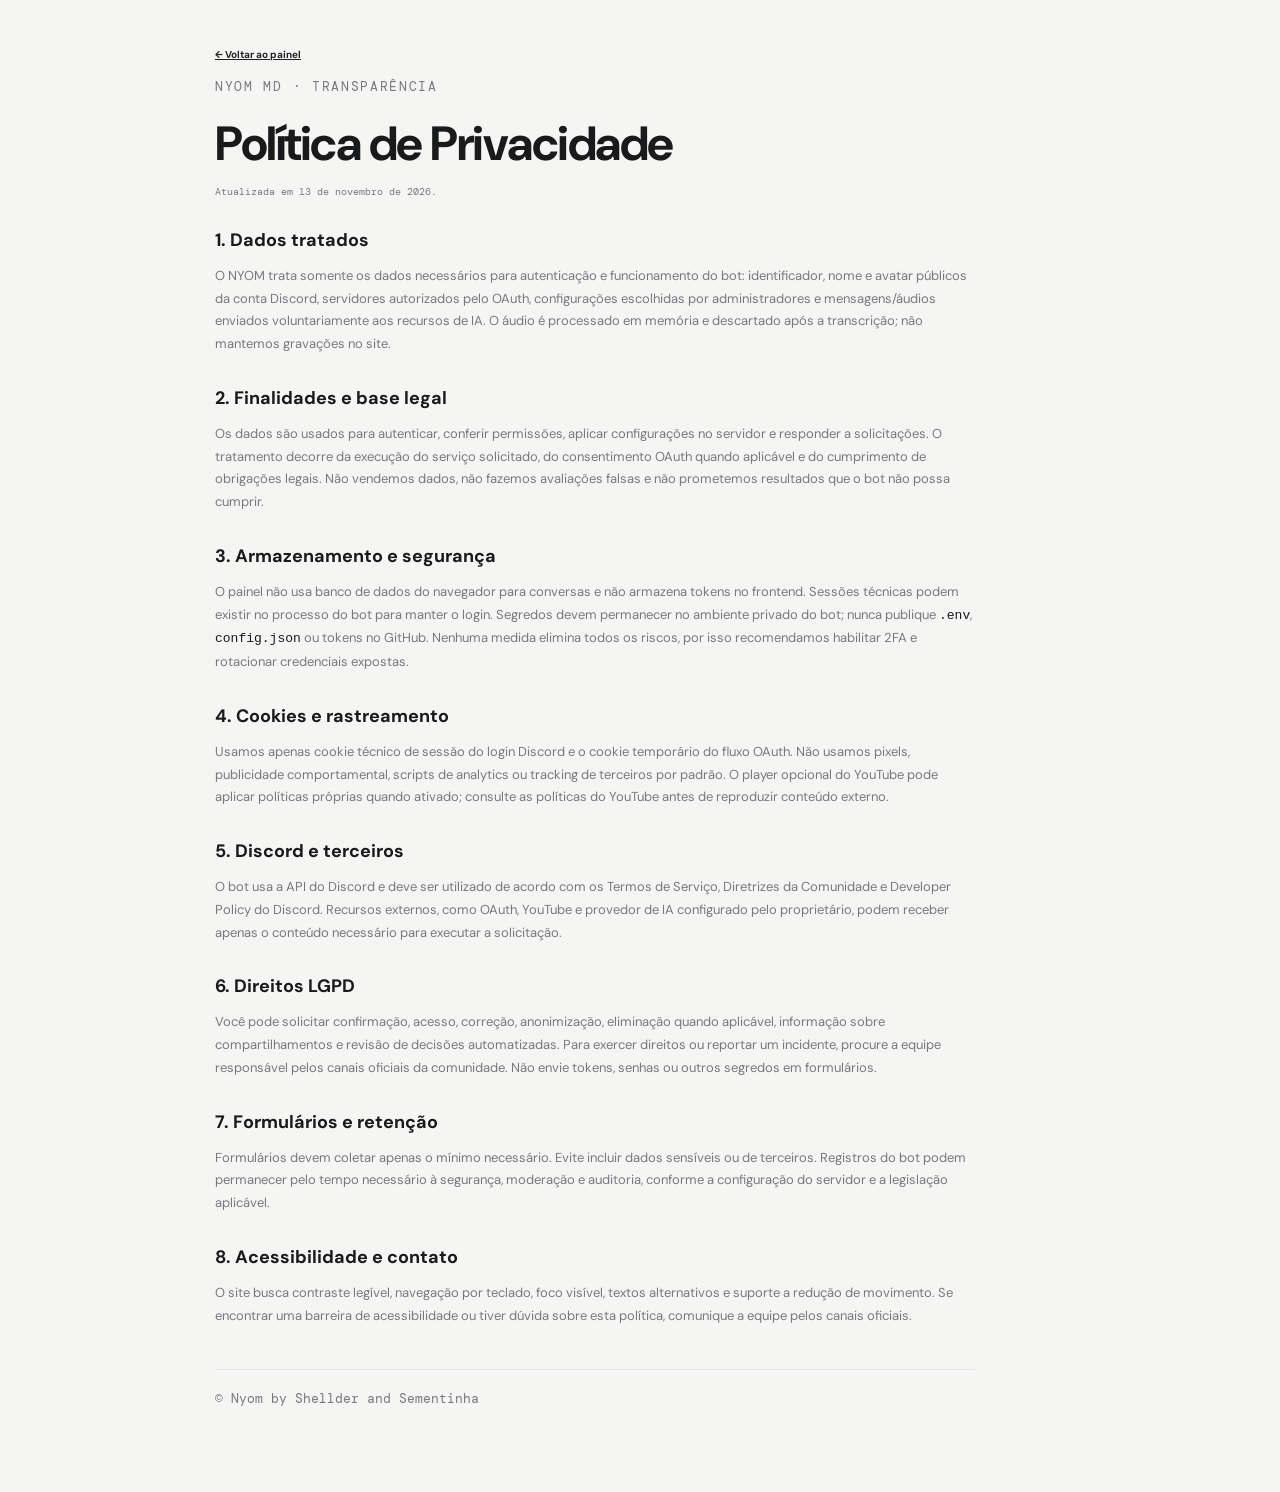
<file: privacy.html>
<!doctype html>
<html lang="pt-BR"><head><meta charset="utf-8"><meta name="viewport" content="width=device-width,initial-scale=1"><meta name="description" content="Política de Privacidade do NYOM MD"><title>NYOM MD — Política de Privacidade</title><link rel="stylesheet" href="/styles.css"></head><body><main class="legal-page"><a class="text-link" href="/">← Voltar ao painel</a><p class="eyebrow">NYOM MD · TRANSPARÊNCIA</p><h1>Política de Privacidade</h1><p class="legal-updated">Atualizada em 13 de novembro de 2026.</p><h2>1. Dados tratados</h2><p>O NYOM trata somente os dados necessários para autenticação e funcionamento do bot: identificador, nome e avatar públicos da conta Discord, servidores autorizados pelo OAuth, configurações escolhidas por administradores e mensagens/áudios enviados voluntariamente aos recursos de IA. O áudio é processado em memória e descartado após a transcrição; não mantemos gravações no site.</p><h2>2. Finalidades e base legal</h2><p>Os dados são usados para autenticar, conferir permissões, aplicar configurações no servidor e responder a solicitações. O tratamento decorre da execução do serviço solicitado, do consentimento OAuth quando aplicável e do cumprimento de obrigações legais. Não vendemos dados, não fazemos avaliações falsas e não prometemos resultados que o bot não possa cumprir.</p><h2>3. Armazenamento e segurança</h2><p>O painel não usa banco de dados do navegador para conversas e não armazena tokens no frontend. Sessões técnicas podem existir no processo do bot para manter o login. Segredos devem permanecer no ambiente privado do bot; nunca publique <code>.env</code>, <code>config.json</code> ou tokens no GitHub. Nenhuma medida elimina todos os riscos, por isso recomendamos habilitar 2FA e rotacionar credenciais expostas.</p><h2>4. Cookies e rastreamento</h2><p>Usamos apenas cookie técnico de sessão do login Discord e o cookie temporário do fluxo OAuth. Não usamos pixels, publicidade comportamental, scripts de analytics ou tracking de terceiros por padrão. O player opcional do YouTube pode aplicar políticas próprias quando ativado; consulte as políticas do YouTube antes de reproduzir conteúdo externo.</p><h2>5. Discord e terceiros</h2><p>O bot usa a API do Discord e deve ser utilizado de acordo com os Termos de Serviço, Diretrizes da Comunidade e Developer Policy do Discord. Recursos externos, como OAuth, YouTube e provedor de IA configurado pelo proprietário, podem receber apenas o conteúdo necessário para executar a solicitação.</p><h2>6. Direitos LGPD</h2><p>Você pode solicitar confirmação, acesso, correção, anonimização, eliminação quando aplicável, informação sobre compartilhamentos e revisão de decisões automatizadas. Para exercer direitos ou reportar um incidente, procure a equipe responsável pelos canais oficiais da comunidade. Não envie tokens, senhas ou outros segredos em formulários.</p><h2>7. Formulários e retenção</h2><p>Formulários devem coletar apenas o mínimo necessário. Evite incluir dados sensíveis ou de terceiros. Registros do bot podem permanecer pelo tempo necessário à segurança, moderação e auditoria, conforme a configuração do servidor e a legislação aplicável.</p><h2>8. Acessibilidade e contato</h2><p>O site busca contraste legível, navegação por teclado, foco visível, textos alternativos e suporte a redução de movimento. Se encontrar uma barreira de acessibilidade ou tiver dúvida sobre esta política, comunique a equipe pelos canais oficiais.</p><p class="legal-footer">© Nyom by Shellder and Sementinha</p></main></body></html>
</file>
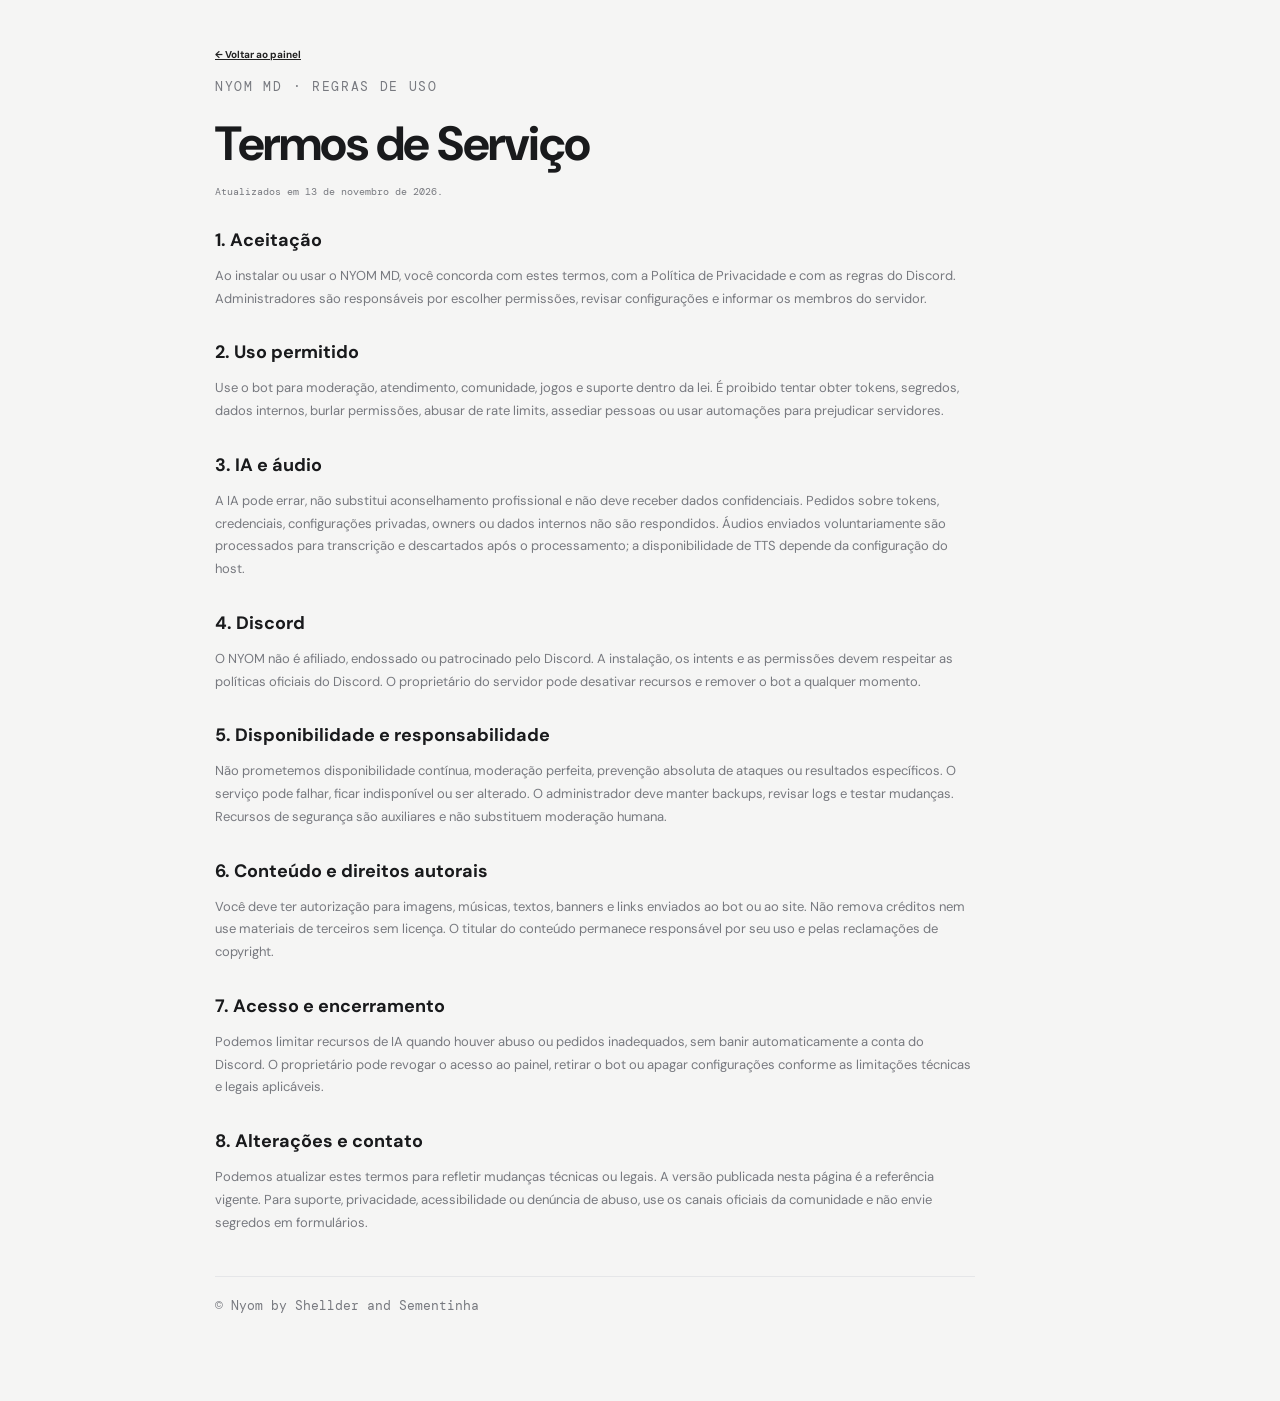
<file: terms.html>
<!doctype html>
<html lang="pt-BR"><head><meta charset="utf-8"><meta name="viewport" content="width=device-width,initial-scale=1"><meta name="description" content="Termos de Serviço do NYOM MD"><title>NYOM MD — Termos de Serviço</title><link rel="stylesheet" href="/styles.css"></head><body><main class="legal-page"><a class="text-link" href="/">← Voltar ao painel</a><p class="eyebrow">NYOM MD · REGRAS DE USO</p><h1>Termos de Serviço</h1><p class="legal-updated">Atualizados em 13 de novembro de 2026.</p><h2>1. Aceitação</h2><p>Ao instalar ou usar o NYOM MD, você concorda com estes termos, com a Política de Privacidade e com as regras do Discord. Administradores são responsáveis por escolher permissões, revisar configurações e informar os membros do servidor.</p><h2>2. Uso permitido</h2><p>Use o bot para moderação, atendimento, comunidade, jogos e suporte dentro da lei. É proibido tentar obter tokens, segredos, dados internos, burlar permissões, abusar de rate limits, assediar pessoas ou usar automações para prejudicar servidores.</p><h2>3. IA e áudio</h2><p>A IA pode errar, não substitui aconselhamento profissional e não deve receber dados confidenciais. Pedidos sobre tokens, credenciais, configurações privadas, owners ou dados internos não são respondidos. Áudios enviados voluntariamente são processados para transcrição e descartados após o processamento; a disponibilidade de TTS depende da configuração do host.</p><h2>4. Discord</h2><p>O NYOM não é afiliado, endossado ou patrocinado pelo Discord. A instalação, os intents e as permissões devem respeitar as políticas oficiais do Discord. O proprietário do servidor pode desativar recursos e remover o bot a qualquer momento.</p><h2>5. Disponibilidade e responsabilidade</h2><p>Não prometemos disponibilidade contínua, moderação perfeita, prevenção absoluta de ataques ou resultados específicos. O serviço pode falhar, ficar indisponível ou ser alterado. O administrador deve manter backups, revisar logs e testar mudanças. Recursos de segurança são auxiliares e não substituem moderação humana.</p><h2>6. Conteúdo e direitos autorais</h2><p>Você deve ter autorização para imagens, músicas, textos, banners e links enviados ao bot ou ao site. Não remova créditos nem use materiais de terceiros sem licença. O titular do conteúdo permanece responsável por seu uso e pelas reclamações de copyright.</p><h2>7. Acesso e encerramento</h2><p>Podemos limitar recursos de IA quando houver abuso ou pedidos inadequados, sem banir automaticamente a conta do Discord. O proprietário pode revogar o acesso ao painel, retirar o bot ou apagar configurações conforme as limitações técnicas e legais aplicáveis.</p><h2>8. Alterações e contato</h2><p>Podemos atualizar estes termos para refletir mudanças técnicas ou legais. A versão publicada nesta página é a referência vigente. Para suporte, privacidade, acessibilidade ou denúncia de abuso, use os canais oficiais da comunidade e não envie segredos em formulários.</p><p class="legal-footer">© Nyom by Shellder and Sementinha</p></main></body></html>
</file>
<file: styles.css>
@import url('https://fonts.googleapis.com/css2?family=DM+Mono:wght@400;500&family=DM+Sans:wght@400;500;600;700;800&display=swap');
:root{font-family:'DM Sans',Inter,system-ui,sans-serif;color:#191a1c;background:#f5f5f4;font-synthesis:none;text-rendering:optimizeLegibility;--ink:#111214;--muted:#82848a;--line:#e8e8e6;--paper:#fff;--soft:#f5f5f4;--lime:#8d7bff;--green:#65b982}*{box-sizing:border-box}body{margin:0;min-width:340px}button,a{font:inherit}button{cursor:pointer}.app-shell{min-height:100vh}.sidebar{position:fixed;inset:0 auto 0 0;width:254px;background:#111214;color:white;padding:25px 15px 14px;display:flex;flex-direction:column;z-index:5}.brand{display:flex;align-items:center;gap:11px;padding:0 10px 35px;text-decoration:none;color:white}.brand-mark{width:38px;height:38px;background:#f4f4f3;color:#111214;border-radius:12px;display:grid;place-items:center;font-size:24px;font-weight:800;letter-spacing:-3px;padding-right:3px}.brand strong{display:block;font-size:16px;letter-spacing:.035em}.brand-md{color:#999}.brand small{display:block;color:#797a7e;font:9px 'DM Mono',monospace;letter-spacing:.16em;margin-top:3px}.side-label{font:9px 'DM Mono',monospace;letter-spacing:.12em;color:#686a70;padding:0 11px 11px}.guild-picker{height:62px;width:100%;background:#1b1c1f;border:1px solid #292a2e;border-radius:10px;display:flex;align-items:center;text-align:left;color:white;padding:9px;gap:10px}.guild-icon{width:34px;height:34px;border-radius:10px;background:#292a2e;color:#d9d9d7;display:grid;place-items:center;font-weight:700}.guild-icon img{width:100%;height:100%;border-radius:10px;object-fit:cover}.guild-picker-copy{min-width:0;flex:1}.guild-picker-copy small,.guild-picker-copy strong{display:block;white-space:nowrap;overflow:hidden;text-overflow:ellipsis}.guild-picker-copy small{color:#797b81;font:8px 'DM Mono',monospace;letter-spacing:.09em;margin-bottom:3px}.guild-picker-copy strong{font-size:12px}.chevron{color:#888}.nav-list{padding-top:28px}.nav-list .side-label{padding-bottom:8px}.nav-item{height:42px;width:100%;display:flex;align-items:center;gap:11px;padding:0 12px;border:0;background:transparent;color:#9c9da2;border-radius:8px;text-align:left;font-size:12px;margin:2px 0;transition:.18s}.nav-item:hover{color:white;background:#1d1e21}.nav-item.active{color:white;background:#242528}.nav-icon{width:17px;font-size:16px;text-align:center;color:#aeb0b5}.nav-item.active .nav-icon{color:var(--lime)}.nav-pill{margin-left:auto;font:8px 'DM Mono',monospace;color:#82848a;border:1px solid #37383b;border-radius:4px;padding:3px 5px}.nav-pill.live{font-size:7px;color:var(--lime);border-color:#46503b}.side-label-lower{padding-top:29px}.sidebar-bottom{margin-top:auto}.bot-status{height:54px;border:1px solid #292a2e;border-radius:9px;display:flex;align-items:center;padding:0 10px;gap:9px;margin:0 1px 13px}.status-dot{width:7px;height:7px;background:#5fc98a;border-radius:50%;box-shadow:0 0 10px #5fc98a66}.bot-status strong,.bot-status small,.account-copy strong,.account-copy small{display:block}.bot-status strong{font-size:10px}.bot-status small{font-size:9px;color:#777;margin-top:2px}.status-live{margin-left:auto;font:8px 'DM Mono',monospace;color:#76cf92}.account-row{width:100%;display:flex;align-items:center;text-align:left;color:white;background:none;border:0;padding:10px 3px 3px;gap:9px}.avatar{width:31px;height:31px;border-radius:50%;background:#34353a;display:grid;place-items:center;font-weight:700;font-size:11px}.avatar img{width:100%;height:100%;object-fit:cover;border-radius:50%}.account-copy{min-width:0;flex:1}.account-copy strong{font-size:10px;white-space:nowrap;overflow:hidden;text-overflow:ellipsis}.account-copy small{font-size:9px;color:#76787e;margin-top:3px}.account-menu{letter-spacing:2px;color:#888}.main-area{margin-left:254px;min-height:100vh;display:flex;flex-direction:column}.topbar{height:68px;border-bottom:1px solid var(--line);background:#fafaf9;display:flex;align-items:center;padding:0 40px;justify-content:space-between;position:sticky;top:0;z-index:3}.breadcrumbs{font-size:11px;color:#9a9b9e;display:flex;align-items:center;gap:10px}.breadcrumbs strong{color:#28292c;font-weight:600}.crumb-sep{color:#c5c5c4}.top-actions{display:flex;align-items:center;gap:17px}.secure-note{font:8px 'DM Mono',monospace;color:#8b8c90;letter-spacing:.07em}.secure-note span{font-size:8px;color:#67b985;margin-right:5px}.icon-button{width:25px;height:25px;border:1px solid #e1e1de;background:white;color:#777;border-radius:50%;font-size:11px}.login-button{border:0;background:#111214;color:#fff;text-decoration:none;border-radius:7px;padding:9px 13px;font-size:10px;font-weight:600}.discord-symbol{font-size:13px;margin-right:5px}.profile-button{border:1px solid var(--line);background:white;border-radius:7px;padding:8px 13px;font-size:10px;color:#555}.content{width:min(1120px,100%);margin:0 auto;padding:43px 52px 36px;flex:1}.footer{display:flex;justify-content:space-between;color:#9b9c9e;font:9px 'DM Mono',monospace;padding:18px 52px;border-top:1px solid var(--line)}.footer i{font-style:normal;color:#c1c1bf;padding:0 6px}.footer b{font-size:13px;font-weight:400}.eyebrow{font:9px 'DM Mono',monospace;letter-spacing:.13em;color:#929398}.page-header{display:flex;align-items:flex-end;justify-content:space-between;margin-bottom:29px}.page-header h1{font-size:31px;letter-spacing:-1.4px;margin:8px 0 7px;line-height:1.1}.page-header p{color:#77797d;font-size:12px;margin:0;max-width:560px;line-height:1.6}.server-badge{border:1px solid var(--line);background:white;border-radius:7px;padding:8px 11px;font-size:10px;color:#65666a;display:flex;align-items:center;gap:7px}.server-badge span{color:#60a978}.welcome-band{background:#111214;color:white;border-radius:12px;min-height:184px;padding:25px 28px;display:flex;align-items:center;justify-content:space-between;position:relative;overflow:hidden}.welcome-band:after{content:'N';position:absolute;font-weight:800;font-size:250px;line-height:.8;right:33px;top:0;color:#ffffff06;letter-spacing:-.12em}.welcome-copy{position:relative;z-index:1;max-width:600px}.welcome-copy .eyebrow{color:#aeb0b5}.welcome-copy h2{font-size:23px;letter-spacing:-.7px;margin:12px 0 8px}.welcome-copy p{font-size:11px;line-height:1.7;color:#b6b7bb;max-width:470px;margin:0}.welcome-stats{position:relative;z-index:1;border-left:1px solid #ffffff25;padding-left:27px;margin-right:20px}.welcome-stats small{display:block;color:#95979c;font:8px 'DM Mono',monospace;letter-spacing:.1em}.welcome-stats strong{display:block;font-size:26px;margin:7px 0 3px}.welcome-stats span{font-size:9px;color:#aeb0b5}.section-heading{display:flex;justify-content:space-between;align-items:center;margin:30px 0 13px}.section-heading h3{font-size:13px;margin:0;letter-spacing:-.2px}.section-heading span{font:8px 'DM Mono',monospace;color:#939498;letter-spacing:.08em}.module-grid{display:grid;grid-template-columns:repeat(3,minmax(0,1fr));gap:12px}.module-card{background:white;border:1px solid #ececea;border-radius:10px;padding:16px;min-height:150px;display:flex;flex-direction:column;transition:transform .18s,border-color .18s}.module-card:hover{transform:translateY(-2px);border-color:#c9c9c6}.module-top{display:flex;justify-content:space-between;align-items:center}.module-icon{width:31px;height:31px;border-radius:8px;background:#f4f4f2;display:grid;place-items:center;font-size:16px}.module-state{font:8px 'DM Mono',monospace;color:#8b8d91}.module-card h4{font-size:12px;margin:12px 0 5px}.module-card p{font-size:10px;color:#838489;line-height:1.5;margin:0 0 12px}.card-link{border:0;background:none;padding:0;color:#26272a;font-size:9px;font-weight:700;text-align:left;margin-top:auto}.card-link span{margin-left:4px}.quick-note{display:flex;gap:12px;border:1px solid var(--line);border-radius:9px;background:#fafaf9;padding:14px 16px;margin-top:17px}.quick-note strong{font-size:10px;display:block;margin-bottom:4px}.quick-note p{font-size:9px;color:#838489;margin:0;line-height:1.5}.note-icon{color:#73757a;font-size:15px}.select-server{margin-top:20px}.server-list{display:grid;grid-template-columns:repeat(2,minmax(0,1fr));gap:10px}.server-card{background:white;border:1px solid var(--line);border-radius:9px;padding:13px;display:flex;align-items:center;gap:10px;text-align:left;width:100%}.server-card:hover{border-color:#999}.server-card .guild-icon{background:#ececea;color:#555}.server-copy{min-width:0;flex:1}.server-copy strong{font-size:11px;display:block;white-space:nowrap;overflow:hidden;text-overflow:ellipsis}.server-copy small{font-size:9px;color:#8e8f92;display:block;margin-top:3px}.server-arrow{color:#888}.feature-row{background:white;border:1px solid var(--line);border-radius:10px;padding:18px 19px;display:flex;align-items:center;gap:15px;margin:11px 0}.feature-copy{flex:1}.feature-copy h3{font-size:12px;margin:0 0 5px}.feature-copy p{font-size:10px;color:#828489;line-height:1.55;margin:0;max-width:630px}.toggle{width:38px;height:22px;border:0;border-radius:20px;background:#d5d5d2;padding:3px;transition:.2s;flex:none}.toggle:after{content:'';display:block;width:16px;height:16px;border-radius:50%;background:white;box-shadow:0 1px 3px #0002;transition:.2s}.toggle.on{background:#252629}.toggle.on:after{transform:translateX(16px);background:var(--lime)}.action-button{border:0;background:#17181a;color:white;border-radius:7px;padding:10px 14px;font-size:10px;font-weight:600}.action-button:disabled{opacity:.5;cursor:wait}.action-button.secondary{background:white;color:#242528;border:1px solid var(--line)}.helper-text{font-size:9px;color:#898a8d;line-height:1.6;margin:12px 0}.channel-list{display:flex;flex-wrap:wrap;gap:7px;margin-top:13px}.channel-chip{border:1px solid #e8e8e6;background:#fafaf9;border-radius:6px;padding:7px 9px;color:#555;font:9px 'DM Mono',monospace}.premium-banner{background:#141517;color:white;border-radius:12px;padding:29px;margin:12px 0}.premium-banner h2{font-size:22px;margin:10px 0}.premium-banner p{font-size:11px;color:#b1b2b6;max-width:540px;line-height:1.7}.plan-tag{display:inline-block;background:#252629;padding:6px 8px;border-radius:5px;color:var(--lime);font:8px 'DM Mono',monospace}.settings-list{background:white;border:1px solid var(--line);border-radius:9px;padding:17px}.settings-list p{font-size:11px;color:#777;line-height:1.7}.empty-state,.loading-state{color:#777;text-align:center;padding:50px 15px;font-size:12px}.loader{display:inline-block;width:15px;height:15px;border:2px solid #ddd;border-top-color:#151619;border-radius:50%;animation:spin .7s linear infinite;vertical-align:-3px;margin-right:8px}@keyframes spin{to{transform:rotate(360deg)}}.toast{position:fixed;bottom:28px;right:28px;background:#17181a;color:white;border-radius:8px;padding:12px 16px;font-size:11px;opacity:0;transform:translateY(8px);transition:.22s;pointer-events:none;z-index:20;max-width:330px}.toast.show{opacity:1;transform:none}.modal-backdrop{position:fixed;inset:0;background:#11121480;z-index:10;display:grid;place-items:center;padding:20px}.modal{background:white;border-radius:12px;padding:28px;max-width:430px;position:relative}.modal h2{font-size:22px;letter-spacing:-.7px}.modal p{font-size:11px;color:#75767a;line-height:1.7}.modal-close{position:absolute;right:15px;top:11px;border:0;background:none;font-size:22px;color:#777}.text-link{color:#222;font-size:10px;font-weight:700}.hidden{display:none!important}.mobile-menu{display:none;border:0;background:none;font-size:17px;color:#333}
@media(max-width:1050px){.content{padding:36px 30px}.topbar{padding:0 30px}.footer{padding:17px 30px}.module-grid{grid-template-columns:repeat(2,minmax(0,1fr))}}
@media(max-width:760px){.sidebar{transform:translateX(-100%);transition:transform .22s;box-shadow:10px 0 30px #0002}.sidebar.open{transform:translateX(0)}.main-area{margin-left:0}.mobile-menu{display:block}.topbar{height:59px;padding:0 17px;gap:12px}.breadcrumbs{margin-right:auto}.secure-note{display:none}.top-actions{gap:9px}.content{padding:28px 17px}.footer{padding:14px 17px;font-size:8px}.welcome-band{padding:21px;min-height:0}.welcome-copy h2{font-size:19px}.welcome-stats{padding-left:15px;margin-right:0}.welcome-stats strong{font-size:21px}.module-grid{grid-template-columns:1fr}.module-card{min-height:130px}.page-header h1{font-size:26px}.server-list{grid-template-columns:1fr}.page-header{align-items:flex-start;gap:12px;flex-direction:column}.footer span:last-child{display:none}}

                                             
.sidebar{background-color:#101113;background-image:radial-gradient(ellipse at 3% 14%,rgba(141,123,255,.055),transparent 31%),repeating-linear-gradient(133deg,rgba(255,255,255,.018) 0px,rgba(255,255,255,.018) 1px,transparent 1px,transparent 7px)}
.sidebar:after{content:"";position:absolute;inset:0;pointer-events:none;opacity:.12;background-image:radial-gradient(rgba(255,255,255,.38) .55px,transparent .8px);background-size:5px 5px;mix-blend-mode:screen}
.brand-mark{position:relative;box-shadow:0 0 24px rgba(141,123,255,.1),inset 0 1px 0 #fff;border:1px solid #ffffff1a}.brand-mark:after{content:"";position:absolute;inset:4px;border:1px solid #11121420;border-radius:9px}
.welcome-band{background-color:#111214;background-image:linear-gradient(90deg,rgba(17,18,20,.93) 0%,rgba(17,18,20,.77) 48%,rgba(17,18,20,.35) 100%),url('./images/nyom-hero-texture.webp'),radial-gradient(ellipse at 91% 15%,#45494d 0%,#191a1c 51%,#111214 100%);background-position:center,center right,center;background-size:cover,cover,cover;border:1px solid #292a2e;box-shadow:0 12px 30px #12131512}
.welcome-band:before{content:"";position:absolute;inset:0;pointer-events:none;background:linear-gradient(112deg,transparent 17%,rgba(255,255,255,.045) 17.15%,transparent 17.4%),linear-gradient(112deg,transparent 76%,rgba(141,123,255,.12) 76.1%,transparent 76.4%);mix-blend-mode:screen;opacity:.75}
.welcome-band:after{right:20px;top:-12px;font-size:265px;color:#ffffff08;text-shadow:0 0 38px #8d7bff12;transform:skewX(-8deg)}
.welcome-copy h2{color:#fff}.welcome-copy h2:after{content:"";display:inline-block;width:6px;height:6px;margin:0 0 2px 8px;border-radius:50%;background:var(--lime);box-shadow:0 0 13px #8d7bff}
.module-card{position:relative;overflow:hidden}.module-card:before{content:"";position:absolute;inset:0;background:linear-gradient(135deg,rgba(17,18,20,.018),transparent 58%),radial-gradient(rgba(18,18,18,.09) .45px,transparent .65px);background-size:auto,5px 5px;opacity:.38;pointer-events:none}.module-card>*{position:relative}.module-icon{box-shadow:inset 0 1px 0 #ffffff,0 1px 3px #11111108;border:1px solid #eee}.nav-item.active{box-shadow:inset 2px 0 0 var(--lime)}.login-button,.action-button{transition:transform .16s,box-shadow .16s,background .16s}.login-button:hover,.action-button:hover{transform:translateY(-1px);box-shadow:0 5px 16px #11121424;background:#292a2c}.login-button:focus-visible,.action-button:focus-visible,.nav-item:focus-visible,.guild-picker:focus-visible{outline:2px solid var(--lime);outline-offset:2px}.feature-row{box-shadow:0 2px 8px #17181a05}.topbar{backdrop-filter:blur(12px)}
@media(max-width:760px){.welcome-band{background-position:center,62% center,center}.welcome-band:after{font-size:205px;right:7px}}

                                            
.invite-button{white-space:nowrap;text-decoration:none;border:1px solid #d8d8d5;background:#fff;color:#252629;border-radius:7px;padding:8px 11px;font-size:9px;font-weight:700;transition:.18s}.invite-button:hover{border-color:#a7a8a3;box-shadow:0 4px 14px #11121412;transform:translateY(-1px)}.premium-pill{color:#8d7bff;border-color:#4b523f;background:#242720}.hero-actions{display:flex;gap:9px;margin-top:17px;position:relative;z-index:2}.invite-hero{display:inline-flex;align-items:center;gap:10px;padding:10px 13px;border-radius:7px;background:#8d7bff;color:#151614;text-decoration:none;font-size:10px;font-weight:800;box-shadow:0 0 18px #8d7bff20;transition:.18s}.invite-hero:hover{transform:translateY(-2px);box-shadow:0 7px 20px #8d7bff38}.invite-hero span{font-size:14px}.hero-login{align-self:center;color:#e0e1e1;text-decoration:none;border:1px solid #ffffff35;border-radius:7px;padding:9px 12px;font-size:9px}.hero-login:hover{background:#ffffff12}.premium-locked{background-image:radial-gradient(ellipse at 94% 5%,#5e5e5e55,transparent 36%),repeating-linear-gradient(135deg,#ffffff06 0,#ffffff06 1px,transparent 1px,transparent 9px),linear-gradient(115deg,#111214,#202123 72%,#171819)}.premium-contact{color:#d7d7d2}.premium-form-card{background:#fff;border:1px solid var(--line);border-radius:13px;padding:25px;box-shadow:0 12px 35px #1112140a;position:relative;overflow:hidden}.premium-form-card:before{content:"";position:absolute;inset:0;pointer-events:none;background:radial-gradient(rgba(22,22,22,.1) .4px,transparent .7px);background-size:6px 6px;opacity:.18}.premium-form-card>*{position:relative}.premium-form-heading{display:flex;align-items:flex-start;justify-content:space-between;border-bottom:1px solid #eee;padding-bottom:18px;margin-bottom:18px}.premium-form-heading h2{font-size:19px;letter-spacing:-.5px;margin:7px 0}.premium-form-heading p{font-size:10px;color:#84858a;margin:0}.vip-seal{font:9px 'DM Mono',monospace;border:1px solid #d9ebbd;background:#f4f9ec;color:#587631;padding:7px 9px;border-radius:6px;white-space:nowrap}.premium-form-card label{display:flex;justify-content:space-between;margin:13px 0 6px;color:#424347;font-size:10px;font-weight:700}.premium-form-card label span{font-weight:400;color:#97989b;font-size:9px}.premium-form-card input,.premium-form-card select{width:100%;height:39px;border:1px solid #dededb;border-radius:7px;background:#fbfbfa;padding:0 11px;font:11px 'DM Sans',sans-serif;color:#292a2c;outline:none}.premium-form-card input:focus,.premium-form-card select:focus{border-color:#a9c47d;box-shadow:0 0 0 3px #8d7bff2e}.form-two{display:grid;grid-template-columns:1fr 1fr;gap:14px}.profile-preview{position:relative;margin:20px 0 10px;border:1px solid #e6e6e3;border-radius:9px;overflow:hidden;background:#f5f5f4;min-height:105px;padding:54px 14px 13px}.preview-cover{position:absolute;inset:0 0 auto;height:65px;background:linear-gradient(120deg,#161719,#55585b);background-size:cover;background-position:center}.preview-avatar{position:absolute;top:41px;left:14px;width:45px;height:45px;border:3px solid #f5f5f4;border-radius:15px;background:#242629;color:#8d7bff;display:grid;place-items:center;font-size:18px;font-weight:800;background-size:cover;background-position:center}.preview-title{padding-left:55px;font-size:10px;font-weight:700;color:#242528}.preview-title small{display:block;font-size:8px;color:#8b8c90;font-weight:400;margin-top:3px}.form-actions{display:flex;align-items:center;justify-content:space-between;gap:12px;margin-top:17px}.form-actions>span{font-size:9px;color:#85868a}.form-actions code{color:#393a3c}.form-actions .action-button{padding:11px 15px}.invite-button:focus-visible,.invite-hero:focus-visible,.hero-login:focus-visible{outline:2px solid #91bd46;outline-offset:2px}
@media(max-width:760px){.top-actions{gap:7px}.invite-button{padding:7px 8px;font-size:8px}.hero-actions{flex-wrap:wrap}.form-two{grid-template-columns:1fr}.premium-form-card{padding:18px}.form-actions{align-items:stretch;flex-direction:column}.form-actions .action-button{width:100%}}


@media (prefers-reduced-motion: reduce) {
  *, *::before, *::after {
    scroll-behavior: auto !important;
    animation-duration: 0.01ms !important;
    animation-iteration-count: 1 !important;
    transition-duration: 0.01ms !important;
  }
}


                                                           
.community-button{display:inline-flex;align-items:center;gap:9px;text-decoration:none;border:1px solid #ffffff35;border-radius:7px;padding:10px 13px;color:#fff;background:rgba(255,255,255,.055);font-size:10px;font-weight:700;transition:transform .18s,border-color .18s,box-shadow .18s}.community-button:hover{transform:translateY(-2px);border-color:#8d7bff88;box-shadow:0 8px 24px #8d7bff1c}.landing-actions{display:flex;flex-wrap:wrap;gap:10px;margin-top:18px}.landing-hero{position:relative;overflow:hidden;border:1px solid #292a2e;animation:nyom-rise .48s both}.landing-hero:after{content:"";position:absolute;inset:-45% auto -45% -35%;width:32%;transform:rotate(18deg);background:linear-gradient(90deg,transparent,#ffffff0a,transparent);animation:nyom-glint 9s ease-in-out infinite;pointer-events:none}.landing-orbit{filter:drop-shadow(0 0 22px #8d7bff35)}
.server-card{animation:nyom-rise .34s both;animation-delay:var(--card-delay,0ms)}.module-card,.feature-row,.captcha-config-card,.owner-card,.owner-stat-card{animation:nyom-rise .32s both;animation-delay:var(--card-delay,0ms)}
.captcha-config-card,.owner-card{background:var(--paper);border:1px solid var(--line);border-radius:11px;padding:20px;margin:12px 0;box-shadow:0 8px 25px #17181a08}.captcha-config-card .section-heading{margin:0 0 18px}.captcha-fields{display:grid;grid-template-columns:repeat(2,minmax(0,1fr));gap:13px}.captcha-fields label,.owner-card label{display:flex;flex-direction:column;gap:6px;font-size:10px;font-weight:700;color:#424347}.captcha-fields input,.captcha-fields select,.captcha-fields textarea,.owner-card input{width:100%;border:1px solid #dededb;border-radius:7px;background:#fbfbfa;padding:9px 10px;color:#292a2c;font:11px 'DM Sans',sans-serif;outline:none}.captcha-fields textarea{resize:vertical;min-height:90px;line-height:1.5}.captcha-fields input:focus,.captcha-fields select:focus,.captcha-fields textarea:focus,.owner-card input:focus{border-color:#8d7bff;box-shadow:0 0 0 3px #8d7bff25}.captcha-description-field{grid-column:1/-1}.captcha-config-card .form-actions{justify-content:flex-start;flex-wrap:wrap}.captcha-status-row .nte-switch{margin-left:auto}.owner-status-grid{display:grid;grid-template-columns:repeat(5,minmax(0,1fr));gap:9px;margin:12px 0}.owner-stat-card{min-height:84px;border:1px solid var(--line);border-radius:9px;background:var(--paper);padding:13px;display:flex;flex-direction:column;justify-content:center}.owner-stat-card small{font:8px 'DM Mono',monospace;color:#8c8d91;letter-spacing:.06em}.owner-stat-card strong{font-size:16px;margin-top:7px}.owner-refresh{align-self:stretch}.owner-actions-grid{display:grid;grid-template-columns:repeat(2,minmax(0,1fr));gap:12px}.owner-card h2{font-size:16px;margin:7px 0}.owner-card p{font-size:10px;color:#85868a;line-height:1.55}.owner-card .action-button{margin-top:13px}.owner-card.danger{border-color:#f1d4d4}.action-button.danger{background:#8f3439;color:#fff}.action-button.danger:hover{background:#a53b42}.owner-vip-list{margin-top:17px}.owner-list-heading{display:flex;justify-content:space-between;align-items:center;margin-bottom:12px}.owner-list-heading h2{margin:5px 0;font-size:16px}.owner-list-heading>span{font:8px 'DM Mono',monospace;color:#8b8c90}.owner-vip-row{display:flex;align-items:center;justify-content:space-between;gap:12px;padding:11px 0;border-top:1px solid var(--line)}.owner-vip-row code,.owner-lookup-result code{font:10px 'DM Mono',monospace}.owner-vip-row small{display:block;color:#85868a;font-size:9px;margin-top:4px}.owner-lookup-result{display:flex;flex-wrap:wrap;align-items:center;gap:8px;margin-top:12px;border:1px solid var(--line);border-radius:7px;padding:10px;font-size:9px}.logs-actions{display:flex;align-items:center;flex-wrap:wrap;gap:8px;margin-left:auto}.captcha-status-row{border-color:#8d7bff35;background:linear-gradient(100deg,var(--paper),rgba(141,123,255,.035))}
@keyframes nyom-rise{from{opacity:0;transform:translateY(7px)}to{opacity:1;transform:translateY(0)}}@keyframes nyom-glint{0%,70%,100%{left:-35%}82%{left:120%}}
@media(max-width:900px){.owner-status-grid{grid-template-columns:repeat(3,minmax(0,1fr))}.owner-actions-grid{grid-template-columns:1fr}}
@media(max-width:600px){.captcha-fields{grid-template-columns:1fr}.captcha-description-field{grid-column:auto}.owner-status-grid{grid-template-columns:repeat(2,minmax(0,1fr))}.owner-vip-row{align-items:flex-start;flex-direction:column}.owner-vip-row .action-button{width:100%}.logs-actions{width:100%;margin:10px 0 0}.logs-actions .action-button{flex:1}}

:root{color-scheme:light;--ink:#191a1c;--muted:#77797f;--paper:#fff;--soft:#f5f5f4;--line:#e5e6e8;--accent:#8d7bff;--configure-bg:#111214;--configure-fg:#fff}
:root[data-theme="dark"]{color-scheme:dark;--ink:#f2f2f6;--muted:#a5a7b0;--paper:#191a20;--soft:#111216;--line:#30313a;--accent:#a395ff;--configure-bg:#555861;--configure-fg:#fff}
html,body{background:var(--soft);color:var(--ink)}body{position:relative;overflow-x:hidden}.app-shell{position:relative;z-index:1}.main-area{background:transparent;color:var(--ink)}
.app-shell:not(.dashboard-mode) .sidebar{display:none}.app-shell:not(.dashboard-mode) .main-area{margin-left:0}.sidebar-backdrop{display:none;position:fixed;inset:0;border:0;padding:0;background:rgba(9,10,14,.58);backdrop-filter:blur(2px);z-index:4;cursor:pointer}.app-shell.menu-open .sidebar-backdrop{display:block}
.topbar{background:color-mix(in srgb,var(--paper) 90%,transparent);border-color:var(--line);backdrop-filter:blur(18px)}.breadcrumbs{color:var(--muted)}.breadcrumbs strong{color:var(--ink)}.crumb-sep{color:var(--muted)}.content{color:var(--ink)}.footer{color:var(--muted);border-color:var(--line)}.footer span:last-child{display:inline!important}.page-header h1,.section-heading h3,.feature-copy h3,.module-card h4,.settings-list strong{color:var(--ink)}.page-header p,.feature-copy p,.module-card p,.server-copy small,.helper-text,.eyebrow{color:var(--muted)}
.utility-button{width:36px;height:36px;border:1px solid var(--line);border-radius:11px;background:var(--paper);color:var(--ink);display:grid;place-items:center;font-size:18px;line-height:1;transition:transform .18s,border-color .18s,background .18s;box-shadow:0 3px 10px #11121408}.utility-button:hover{transform:translateY(-2px);border-color:var(--accent)}.theme-toggle{font-size:18px}.music-toggle{font-size:19px;font-weight:700}.music-toggle.is-playing{color:var(--accent);border-color:var(--accent);box-shadow:0 0 18px #8d7bff25}.header-profile{display:flex;align-items:center;gap:8px;max-width:180px;font-size:10px;color:var(--ink)}.header-profile strong{overflow:hidden;text-overflow:ellipsis;white-space:nowrap}.header-avatar{width:30px;height:30px;border-radius:50%;overflow:hidden;background:#35363c;color:#fff;display:grid;place-items:center;font-weight:700}.header-avatar img{width:100%;height:100%;object-fit:cover}.profile-button{color:var(--ink);background:var(--paper);border-color:var(--line)}.login-button{display:inline-flex;align-items:center;gap:6px}
.server-home-button{border:1px solid var(--line);background:var(--paper);color:var(--ink);border-radius:8px;padding:8px 11px;font-size:10px;font-weight:700;white-space:nowrap}.server-home-button:hover{border-color:var(--accent);color:var(--accent)}.mobile-menu{width:34px;height:34px;border-radius:9px;display:none;place-items:center;color:var(--ink);background:var(--paper);border:1px solid var(--line)}.mobile-menu svg{width:19px;height:19px;fill:none;stroke:currentColor;stroke-width:1.8;stroke-linecap:round}
.nav-icon{width:18px;height:18px;display:grid;place-items:center;flex:none}.nav-icon svg,.module-icon svg{width:18px;height:18px;fill:none;stroke:currentColor;stroke-width:1.65;stroke-linecap:round;stroke-linejoin:round}.nav-item.active{background:rgba(141,123,255,.15);backdrop-filter:blur(9px);border:1px solid rgba(161,145,255,.17);box-shadow:inset 2px 0 0 var(--accent),0 4px 16px rgba(141,123,255,.08)}.nav-item:hover{background:rgba(255,255,255,.07)}
.module-card,.feature-row,.settings-list,.nte-card,.premium-form-card,.server-badge,.channel-chip{background:var(--paper);border-color:var(--line);color:var(--ink)}.module-card{box-shadow:0 8px 24px rgba(17,18,20,.035)}.module-card:hover{border-color:var(--accent);box-shadow:0 10px 30px rgba(98,84,197,.1)}.module-icon{color:var(--accent);background:color-mix(in srgb,var(--accent) 9%,var(--paper));border-color:var(--line)}.card-link{color:var(--ink)}.quick-note{background:color-mix(in srgb,var(--paper) 88%,var(--soft));border-color:var(--line)}.quick-note strong{color:var(--ink)}.server-badge{color:var(--muted)}.server-list{grid-template-columns:repeat(auto-fit,minmax(min(100%,310px),1fr));gap:12px}.server-shelf{margin-top:24px}.server-shelf .section-heading{margin-top:0}.server-card{position:relative;min-height:78px;width:100%;border-radius:13px;padding:12px 13px;gap:12px;background:var(--paper);border-color:var(--line);box-shadow:0 7px 22px rgba(17,18,20,.035);animation:server-enter .55s both;animation-delay:var(--card-delay,0ms);transition:transform .2s,border-color .2s,box-shadow .2s}.server-card:hover{transform:translateY(-3px);border-color:var(--accent);box-shadow:0 13px 30px rgba(76,66,145,.12)}.server-card-icon{width:48px;height:48px;flex:none;border-radius:14px;background:color-mix(in srgb,var(--accent) 12%,var(--paper));font-size:16px;overflow:hidden}.server-card-icon img{width:100%;height:100%;object-fit:cover;border-radius:inherit}.server-copy strong{color:var(--ink);font-size:12px}.server-copy small{font-size:9px;line-height:1.4}.server-action{display:inline-flex;align-items:center;justify-content:center;gap:9px;min-width:102px;border:0;border-radius:9px;padding:10px 12px;font-size:10px;font-weight:800;text-decoration:none;white-space:nowrap;transition:transform .18s,filter .18s,box-shadow .18s}.server-action:hover:not(:disabled){transform:translateY(-1px);filter:brightness(1.08);box-shadow:0 6px 16px #1112141b}.server-action.configure{background:var(--configure-bg);color:var(--configure-fg)}.server-action.invite{background:#5865f2;color:#fff}.server-action.unavailable{background:#e2e3e7;color:#65666d;cursor:not-allowed}.server-empty{background:var(--paper);border:1px dashed var(--line);border-radius:13px;padding:26px}.server-list-note{margin-top:19px}.page-header .server-badge{flex:none}
.landing-hero{position:relative;isolation:isolate;overflow:hidden;margin:22px 0 18px;padding:clamp(25px,5vw,52px);min-height:280px;border-radius:20px;border:1px solid rgba(141,123,255,.22);background:radial-gradient(ellipse at 86% 10%,rgba(141,123,255,.22),transparent 38%),linear-gradient(125deg,#121318,#1b1c23 65%,#22212d);color:#f7f7fb;box-shadow:0 24px 70px rgba(20,18,45,.16)}.landing-hero .eyebrow{color:#b8b1ff}.landing-hero h2{position:relative;max-width:610px;font-size:clamp(26px,4.5vw,44px);line-height:1.06;letter-spacing:-1.7px;margin:14px 0 12px}.landing-hero p{position:relative;max-width:570px;color:#c6c6d0;font-size:13px;line-height:1.7;margin:0 0 22px}.landing-hero small{display:block;position:relative;margin-top:13px;color:#999aa6;font-size:9px}.landing-login{position:relative;z-index:2;display:inline-flex;align-items:center;gap:11px;text-decoration:none;border-radius:10px;padding:13px 16px;background:#fff;color:#17171c;font-size:11px;font-weight:800;box-shadow:0 8px 26px #0003;transition:transform .2s,box-shadow .2s}.landing-login:hover{transform:translateY(-2px);box-shadow:0 12px 32px #0005}.landing-orbit{position:absolute;right:-55px;top:-95px;width:330px;height:330px;border-radius:50%;border:1px solid #aaa0ff45;box-shadow:inset 0 0 70px #8d7bff15,0 0 80px #8d7bff18}.landing-orbit:before,.landing-orbit:after{content:"";position:absolute;border-radius:50%;inset:36px;border:1px solid #bdb6ff35;transform:rotate(-30deg) scaleX(.72)}.landing-orbit:after{inset:82px;background:radial-gradient(circle,#a194ff55 0,transparent 69%);border:0}.landing-features .module-card{min-height:140px}
.server-arrival,.server-identity{display:flex;align-items:center;gap:17px;padding:20px 23px;border:1px solid var(--line);border-radius:15px;background:var(--paper);box-shadow:0 10px 30px #11121408}.server-arrival{margin:12px 0;animation:server-enter .55s both}.server-arrival h2,.server-identity h2{margin:6px 0 4px;font-size:19px;letter-spacing:-.5px;color:var(--ink)}.server-arrival p,.server-identity p{margin:0;color:var(--muted);font-size:10px}.server-arrival .loader{margin-left:auto}.server-arrival-icon,.server-identity-icon{width:60px;height:60px;flex:none;display:grid;place-items:center;overflow:hidden;border-radius:18px;background:linear-gradient(135deg,#8d7bff,#5865f2);color:white;font-size:22px;font-weight:800;box-shadow:0 8px 25px #8d7bff3b;animation:identity-float 3s ease-in-out infinite}.server-arrival-icon img,.server-identity-icon img{width:100%;height:100%;object-fit:cover}.server-identity{margin:15px 0 18px;animation:server-enter .65s both}.identity-check{margin-left:auto;width:30px;height:30px;display:grid;place-items:center;border-radius:50%;background:#e3f5e8;color:#318554;font-weight:800}.server-identity .eyebrow{color:var(--accent)}
.sidebar .nav-icon svg{stroke:currentColor}.bot-status{background:rgba(255,255,255,.025)}
html[data-theme="dark"] body{background:#111216;color:#f2f2f6}html[data-theme="dark"] .sidebar{background-color:#0d0e12;background-image:radial-gradient(ellipse at 5% 12%,rgba(141,123,255,.12),transparent 35%),repeating-linear-gradient(133deg,rgba(255,255,255,.018) 0px,rgba(255,255,255,.018) 1px,transparent 1px,transparent 8px)}html[data-theme="dark"] .topbar{background:color-mix(in srgb,#191a20 92%,transparent)}html[data-theme="dark"] .module-card,html[data-theme="dark"] .feature-row,html[data-theme="dark"] .settings-list,html[data-theme="dark"] .nte-card,html[data-theme="dark"] .premium-form-card,html[data-theme="dark"] .server-badge,html[data-theme="dark"] .channel-chip,html[data-theme="dark"] .server-card{background:#191a20;border-color:#30313a;color:#f2f2f6}html[data-theme="dark"] .module-card:before{background:linear-gradient(135deg,rgba(255,255,255,.018),transparent 58%),radial-gradient(rgba(255,255,255,.08) .45px,transparent .65px)}html[data-theme="dark"] .module-icon{background:#24252d;border-color:#383943;color:#b2a7ff;box-shadow:none}html[data-theme="dark"] .module-card h4,html[data-theme="dark"] .feature-copy h3,html[data-theme="dark"] .settings-list strong,html[data-theme="dark"] .server-copy strong{color:#f0f0f5}html[data-theme="dark"] .module-card p,html[data-theme="dark"] .feature-copy p,html[data-theme="dark"] .server-copy small,html[data-theme="dark"] .page-header p,html[data-theme="dark"] .helper-text,html[data-theme="dark"] .settings-list p{color:#a7a8b1}html[data-theme="dark"] .quick-note{background:#191a20;border-color:#30313a}html[data-theme="dark"] .server-card-icon{background:#292a35;color:#dedcff}html[data-theme="dark"] .server-action.configure{background:#555861;color:#fff}html[data-theme="dark"] .server-action.unavailable{background:#30313a;color:#9c9da6}html[data-theme="dark"] .action-button,html[data-theme="dark"] .login-button{background:#555861;color:#fff}html[data-theme="dark"] .action-button.secondary,html[data-theme="dark"] .profile-button,html[data-theme="dark"] .utility-button,html[data-theme="dark"] .server-home-button{background:#1c1d23;border-color:#373842;color:#f0f0f5}html[data-theme="dark"] .card-link{color:#ecebf4}html[data-theme="dark"] .page-header .server-badge{background:#1b1c22;color:#c5c5ce}html[data-theme="dark"] .premium-form-card label{color:#dadbe1}html[data-theme="dark"] .premium-form-card input,html[data-theme="dark"] .premium-form-card select,html[data-theme="dark"] .ticket-editor input,html[data-theme="dark"] .ticket-editor select,html[data-theme="dark"] .ticket-editor textarea,html[data-theme="dark"] .content input,html[data-theme="dark"] .content select,html[data-theme="dark"] .content textarea{background:#121318;color:#f1f1f5;border-color:#3a3b45}html[data-theme="dark"] .profile-preview{background:#24252c;border-color:#3a3b45}html[data-theme="dark"] .preview-title{color:#f1f1f5}html[data-theme="dark"] .modal,html[data-theme="dark"] .premium-form-card{color:#f2f2f6}html[data-theme="dark"] .server-arrival,html[data-theme="dark"] .server-identity{background:#191a20;border-color:#30313a}
.space-effects{position:fixed;inset:0;overflow:hidden;pointer-events:none;z-index:0;contain:strict}.shooting-star{position:absolute;top:-18vh;left:18vw;width:1.5px;height:105px;opacity:0;background:linear-gradient(180deg,transparent,rgba(118,105,255,.85),#fff);transform:rotate(42deg);filter:drop-shadow(0 0 6px rgba(131,117,255,.7));animation:shooting-star 13s linear infinite}.shooting-star-two{left:64vw;animation-delay:5.5s;animation-duration:16s;height:130px}.shooting-star-three{left:88vw;animation-delay:10s;animation-duration:18s;height:85px}.black-hole{position:absolute;left:73%;top:51%;width:130px;height:130px;border-radius:50%;opacity:0;transform:scale(.6);background:radial-gradient(circle,#020207 0 27%,rgba(0,0,0,.8) 29% 38%,transparent 60%);box-shadow:0 0 35px rgba(102,87,245,.21),0 0 80px rgba(79,65,205,.13);animation:black-hole-cycle 54s ease-in-out infinite}.black-hole:before{content:"";position:absolute;inset:14px -15px;border:3px solid rgba(156,144,255,.48);border-left-color:rgba(91,77,243,.15);border-right-color:rgba(214,207,255,.5);border-radius:50%;transform:rotate(-24deg) scaleY(.38);filter:blur(1px)}.black-hole:after{content:"";position:absolute;inset:26px;border-radius:50%;background:radial-gradient(circle,transparent 43%,rgba(142,127,255,.1) 48%,transparent 67%);filter:blur(5px)}.shooting-star,.black-hole{will-change:transform,opacity}.youtube-audio{position:fixed;left:-205px;top:0;width:200px;height:200px;opacity:.001;overflow:hidden;pointer-events:none;z-index:-1}.music-fallback{display:inline-flex;align-items:center;white-space:nowrap;border:1px solid var(--line);border-radius:9px;padding:7px 9px;background:var(--paper);color:var(--ink);font-size:9px;font-weight:700;text-decoration:none}.music-fallback:hover{border-color:var(--accent);color:var(--accent)}.music-fallback[hidden]{display:none!important}.music-toggle:disabled{opacity:.6;cursor:progress}
@keyframes server-enter{from{opacity:0;transform:translateY(13px) scale(.985)}to{opacity:1;transform:translateY(0) scale(1)}}@keyframes identity-float{0%,100%{transform:translateY(0) rotate(0)}50%{transform:translateY(-4px) rotate(1deg)}}@keyframes shooting-star{0%,62%{opacity:0;transform:translate3d(0,0,0) rotate(42deg)}64%{opacity:.7}73%{opacity:.55;transform:translate3d(36vw,75vh,0) rotate(42deg)}75%,100%{opacity:0;transform:translate3d(44vw,88vh,0) rotate(42deg)}}@keyframes black-hole-cycle{0%,76%,100%{opacity:0;transform:scale(.6) rotate(-8deg)}80%{opacity:.18;transform:scale(.82) rotate(0)}84%{opacity:.38;transform:scale(1) rotate(9deg)}89%{opacity:.28;transform:scale(1.06) rotate(20deg)}95%{opacity:0;transform:scale(.88) rotate(27deg)}}
@media(max-width:760px){.sidebar{z-index:5;width:min(292px,84vw);transform:translateX(-105%);transition:transform .24s cubic-bezier(.22,.8,.22,1);box-shadow:18px 0 50px #0004}.sidebar.open{transform:translateX(0)}.main-area{margin-left:0}.mobile-menu{display:grid}.topbar{height:62px;padding:0 12px;gap:8px}.breadcrumbs{font-size:9px;gap:6px}.top-actions{gap:6px}.utility-button{width:33px;height:33px;border-radius:10px}.header-profile{max-width:36px}.header-profile strong{display:none}.header-avatar{width:29px;height:29px}.profile-button{padding:7px 8px}.server-home-button{padding:7px 8px;font-size:9px}.content{padding:24px 15px 27px}.footer{padding:14px 15px;display:flex;flex-direction:column;gap:6px;align-items:center;font-size:8px}.footer span:last-child{display:inline!important}.server-list{grid-template-columns:1fr}.server-card{min-height:74px;padding:10px;gap:9px}.server-card-icon{width:43px;height:43px}.server-action{min-width:88px;padding:9px 10px}.landing-hero{padding:26px 21px;min-height:0}.landing-hero h2{font-size:31px}.landing-orbit{right:-170px;top:-80px}.landing-features{grid-template-columns:1fr}.server-arrival,.server-identity{padding:15px;gap:12px}.server-arrival-icon,.server-identity-icon{width:50px;height:50px;border-radius:15px}.server-arrival h2,.server-identity h2{font-size:16px}.identity-check{width:26px;height:26px}.black-hole{left:55%;top:58%;width:95px;height:95px}.welcome-band{background-position:center,62% center,center}.welcome-band:after{font-size:205px;right:7px}.page-header{gap:9px}.page-header h1{font-size:25px}.page-header .server-badge{font-size:8px}}
@media(max-width:390px){.topbar{padding:0 8px;gap:5px}.top-actions{gap:4px}.utility-button{width:30px;height:30px}.breadcrumbs{gap:4px;font-size:8px}.server-home-button{font-size:8px;padding:6px}.server-card{flex-wrap:wrap}.server-copy{min-width:calc(100% - 155px)}.server-action{margin-left:auto}}
@media(prefers-reduced-motion:reduce){.shooting-star,.black-hole,.server-card,.server-identity-icon,.server-arrival-icon{animation:none!important}.server-card,.landing-login,.server-action,.module-card,.utility-button{transition:none!important}}

.app-shell:not(.dashboard-mode) .mobile-menu{display:none}html[data-theme="dark"] .server-action.configure{background:#555861;color:#fff}html[data-theme="dark"] .server-action.invite{background:#5865f2;color:#fff}html[data-theme="dark"] .server-action.unavailable{background:#30313a;color:#9c9da6}html[data-theme="dark"] .footer{color:#92939d}html[data-theme="dark"] .landing-hero{box-shadow:0 24px 70px rgba(0,0,0,.26)}
@media(max-width:760px){.music-fallback{display:none!important}}
                                            
.logs-actions{display:flex;gap:8px;flex-wrap:wrap;align-items:center}.action-button.danger{background:#fff1f1;color:#a92835;border:1px solid #efc8cc}.owner-status-grid{display:grid;grid-template-columns:repeat(3,minmax(0,1fr));gap:10px;margin:16px 0}.owner-stat-card,.owner-card{background:var(--paper,#fff);border:1px solid var(--line,#e8e8e6);border-radius:10px;padding:16px}.owner-stat-card{display:flex;flex-direction:column;gap:7px}.owner-stat-card small,.owner-list-heading>span{font:9px 'DM Mono',monospace;letter-spacing:.08em;color:#777}.owner-stat-card strong{font-size:17px;color:var(--ink,#202124)}.owner-refresh{align-self:stretch}.owner-actions-grid{display:grid;grid-template-columns:repeat(2,minmax(0,1fr));gap:12px;margin:12px 0}.owner-card h2{font-size:16px;margin:6px 0}.owner-card p{font-size:11px;color:#777;line-height:1.6}.owner-card label{display:block;font-size:10px;font-weight:700;margin:12px 0 5px}.owner-card input{width:100%;box-sizing:border-box;border:1px solid var(--line,#e8e8e6);border-radius:7px;padding:10px;background:#fff;color:#202124;font:12px 'DM Mono',monospace;margin:0 0 5px}.owner-card input:focus{outline:2px solid rgba(111,91,230,.18);border-color:#7868d8}.owner-card button[type=submit]{margin-top:12px}.owner-vip-list{margin-top:12px}.owner-list-heading{display:flex;align-items:center;justify-content:space-between;gap:12px;margin-bottom:12px}.owner-list-heading h2{margin:5px 0}.owner-vip-row{display:flex;justify-content:space-between;align-items:center;gap:12px;border-top:1px solid var(--line,#e8e8e6);padding:11px 0}.owner-vip-row>div{display:flex;flex-direction:column;gap:5px;min-width:0}.owner-vip-row code,.owner-lookup-result code{font:11px 'DM Mono',monospace;overflow-wrap:anywhere}.owner-vip-row small,.owner-lookup-result span{font-size:10px;color:#777}.owner-lookup-result{display:flex;flex-direction:column;gap:6px;background:#f7f6fb;border-radius:8px;padding:11px;margin-top:12px}.owner-lookup-result strong{font-size:11px}.logs-actions .action-button{white-space:nowrap}html[data-theme="dark"] .owner-stat-card,html[data-theme="dark"] .owner-card{background:#191a20;border-color:#30313a;color:#f2f2f6}html[data-theme="dark"] .owner-card p,html[data-theme="dark"] .owner-vip-row small,html[data-theme="dark"] .owner-lookup-result span{color:#aaa}html[data-theme="dark"] .owner-card input{background:#121318;color:#f1f1f5;border-color:#3a3b45}html[data-theme="dark"] .owner-lookup-result{background:#24242c}html[data-theme="dark"] .action-button.danger{background:#3a2025;color:#ffb8bd;border-color:#67343b}@media(max-width:760px){.owner-status-grid{grid-template-columns:repeat(2,minmax(0,1fr))}.owner-actions-grid{grid-template-columns:1fr}.owner-vip-row{align-items:flex-start;flex-direction:column}.owner-vip-row .action-button{align-self:flex-end}.feature-row .logs-actions{margin-left:auto}}

                                                                       
.landing-actions{display:flex;align-items:center;gap:10px;flex-wrap:wrap;margin:18px 0 10px}.landing-actions .landing-login{margin:0}.community-button{display:inline-flex;align-items:center;gap:10px;padding:12px 16px;border:1px solid rgba(113,91,232,.24);border-radius:11px;background:linear-gradient(135deg,rgba(115,87,255,.11),rgba(115,87,255,.035));color:var(--ink,#161616);text-decoration:none;font-size:12px;font-weight:700;transition:transform .2s ease,border-color .2s ease,box-shadow .2s ease}.community-button:hover{transform:translateY(-2px);border-color:rgba(115,87,255,.6);box-shadow:0 10px 28px rgba(115,87,255,.14)}.captcha-status-row{animation:captcha-rise .48s cubic-bezier(.2,.75,.25,1) both}.captcha-config-card{position:relative;overflow:hidden;margin-top:14px;padding:20px;border:1px solid var(--line,#e8e8e6);border-radius:14px;background:var(--paper,#fff);box-shadow:0 12px 38px rgba(30,24,65,.055);animation:captcha-glow 7s ease-in-out infinite alternate}.captcha-config-card:before{content:"";position:absolute;top:-70px;right:-45px;width:190px;height:190px;border-radius:50%;background:radial-gradient(circle,rgba(124,101,255,.11),transparent 70%);pointer-events:none}.captcha-config-card>.section-heading,.captcha-fields,.captcha-config-card>.helper-text,.captcha-config-card>.form-actions{position:relative}.captcha-fields{display:grid;grid-template-columns:repeat(2,minmax(0,1fr));gap:13px;margin:16px 0}.captcha-fields label{display:flex;flex-direction:column;gap:7px;color:var(--ink,#161616);font-size:11px;font-weight:700}.captcha-fields input,.captcha-fields select,.captcha-fields textarea{width:100%;min-height:40px;padding:10px 11px;border:1px solid var(--line,#e8e8e6);border-radius:8px;background:var(--paper,#fff);color:var(--ink,#161616);font:inherit;font-size:12px;box-sizing:border-box}.captcha-fields textarea{min-height:96px;resize:vertical;line-height:1.5}.captcha-description-field{grid-column:1/-1}.captcha-config-card .form-actions{display:flex;gap:9px;flex-wrap:wrap}.captcha-config-card button:disabled{opacity:.48;cursor:not-allowed}.landing-hero{isolation:isolate}.landing-hero:after{content:"";position:absolute;right:8%;bottom:12%;width:120px;height:120px;border:1px solid rgba(126,107,255,.16);border-radius:50%;box-shadow:0 0 0 14px rgba(126,107,255,.035),0 0 0 30px rgba(126,107,255,.02);pointer-events:none;animation:community-orbit 9s ease-in-out infinite}.landing-hero>*{position:relative;z-index:1}html[data-theme="dark"] .community-button{background:linear-gradient(135deg,rgba(125,106,255,.19),rgba(80,72,150,.08));border-color:#39354e;color:#f2f0ff}html[data-theme="dark"] .captcha-config-card{background:#191a20;border-color:#30313a;box-shadow:0 16px 45px rgba(0,0,0,.24)}html[data-theme="dark"] .captcha-fields label{color:#e1e0e8}html[data-theme="dark"] .captcha-fields input,html[data-theme="dark"] .captcha-fields select,html[data-theme="dark"] .captcha-fields textarea{background:#121318;border-color:#3a3b45;color:#f1f1f5}html[data-theme="dark"] .captcha-config-card .section-heading h3{color:#f2f0ff}@keyframes captcha-rise{from{opacity:0;transform:translateY(9px)}to{opacity:1;transform:translateY(0)}}@keyframes captcha-glow{from{box-shadow:0 12px 38px rgba(30,24,65,.045)}to{box-shadow:0 15px 42px rgba(115,87,255,.1)}}@keyframes community-orbit{0%,100%{transform:translateY(0) rotate(0);opacity:.65}50%{transform:translateY(-7px) rotate(14deg);opacity:1}}@media(max-width:760px){.landing-actions{align-items:stretch;flex-direction:column}.community-button,.landing-actions .landing-login{justify-content:center}.captcha-config-card{padding:15px}.captcha-fields{grid-template-columns:1fr}.captcha-description-field{grid-column:auto}}@media(prefers-reduced-motion:reduce){.captcha-status-row,.captcha-config-card,.landing-hero:after{animation:none!important}.community-button{transition:none!important}}

.language-select{border:1px solid var(--line);background:var(--paper,#fff);color:var(--ink);border-radius:7px;padding:7px 8px;font-size:10px}.creator-carousel,.plan-grid{display:grid;grid-template-columns:repeat(auto-fit,minmax(220px,1fr));gap:16px}.creator-card,.plan-card{background:var(--paper,#fff);border:1px solid var(--line);border-radius:14px;overflow:hidden;position:relative;animation:card-rise .55s both;box-shadow:0 8px 28px #1112140b;transition:transform .25s,box-shadow .25s}.creator-card:hover,.plan-card:hover{transform:translateY(-5px);box-shadow:0 12px 35px #8d7bff2a}.creator-banner{height:115px;background:linear-gradient(135deg,#292a31,#77708e);background-position:center;background-size:cover}.creator-avatar{width:76px;height:76px;border-radius:50%;object-fit:cover;border:4px solid var(--paper,#fff);margin:-38px 0 0 18px;position:relative}.creator-card h2,.creator-card p,.creator-links{margin-left:18px;margin-right:18px}.creator-card h2{font-size:17px}.creator-card p{color:var(--muted);font-size:12px;min-height:34px}.creator-links{display:flex;flex-wrap:wrap;gap:8px;margin-bottom:18px}.creator-links a,.creator-links span{font-size:11px;color:var(--ink);text-decoration:none;border:1px solid var(--line);border-radius:7px;padding:7px 9px}.plan-card{padding:20px;display:flex;flex-direction:column;gap:12px;animation:card-glow 3s ease-in-out infinite}.plan-card h3{margin:0;font-size:17px}.plan-card>strong{font-size:27px}.plan-yellow{--plan:#efbb32}.plan-red{--plan:#e44f59}.plan-cyan{--plan:#23b7d3}.plan-card{border-color:color-mix(in srgb,var(--plan),transparent 45%)}.plan-card .plan-tag{color:var(--plan)}.plan-card .action-button{background:var(--plan);color:#17181a}.owner-music{padding:14px 17px;margin-bottom:14px;background:var(--paper,#fff);border:1px solid var(--line);border-radius:10px;display:flex;align-items:center;gap:12px;flex-wrap:wrap;font-size:12px}.owner-music a{color:var(--ink)}.owner-music small{color:var(--muted)}@keyframes card-rise{from{opacity:0;transform:translateY(12px)}to{opacity:1;transform:none}}@keyframes card-glow{0%,100%{box-shadow:0 4px 18px color-mix(in srgb,var(--plan),transparent 88%)}50%{box-shadow:0 5px 28px color-mix(in srgb,var(--plan),transparent 62%)}}@media(max-width:760px){.language-select{padding:5px 3px;font-size:9px}.creator-carousel,.plan-grid{grid-template-columns:1fr}}

.owner-video-slot{flex-basis:100%;display:flex;justify-content:flex-start}.owner-video-slot iframe{max-width:100%;border:1px solid var(--line);border-radius:10px;background:#000}.captcha-fields input[type=color]{padding:4px;min-height:40px}.creator-banner:not([style*="url("]){background:#292a31}

.community-publish-label{display:block;margin:10px 0;font-size:11px;font-weight:700}.community-publish-label select{display:block;width:100%;max-width:420px;margin-top:7px;padding:10px;border:1px solid var(--line);border-radius:8px;background:var(--paper);color:var(--ink)}
.command-list-card{min-height:0;padding:1rem 1.15rem}.command-summary{display:flex;align-items:center;justify-content:space-between;gap:1rem}.command-name{font:700 1.03rem/1.35 ui-monospace,SFMono-Regular,Menlo,monospace;color:var(--ink,#191a1c);overflow-wrap:anywhere}.command-description-toggle{flex:0 0 auto;border:1px solid rgba(141,123,255,.38);border-radius:999px;background:rgba(141,123,255,.11);color:var(--ink,#191a1c);padding:.48rem .78rem;font:600 .78rem/1.2 ui-sans-serif,system-ui,sans-serif;cursor:pointer;transition:background .18s ease,border-color .18s ease,transform .18s ease}.command-description-toggle:hover{background:rgba(141,123,255,.2);border-color:rgba(141,123,255,.7);transform:translateY(-1px)}.command-description-toggle:focus-visible{outline:2px solid #a99aff;outline-offset:3px}.command-details{margin-top:1rem;padding-top:.9rem;border-top:1px solid rgba(17,18,20,.1);animation:command-details-in .2s ease-out}.command-details[hidden]{display:none!important}.command-details h4{margin:.1rem 0 .65rem}.command-details p{line-height:1.65}.command-details .command-options{margin:.7rem 0}.command-details .command-options ul{padding-left:1.1rem}.command-details .command-options li{margin:.35rem 0;line-height:1.55}@keyframes command-details-in{from{opacity:0;transform:translateY(-4px)}to{opacity:1;transform:translateY(0)}}@media(max-width:520px){.command-summary{align-items:flex-start;flex-direction:column}.command-description-toggle{align-self:flex-end}}

.sr-only{position:absolute!important;width:1px!important;height:1px!important;padding:0!important;margin:-1px!important;overflow:hidden!important;clip:rect(0,0,0,0)!important;white-space:nowrap!important;border:0!important}.footer a{color:inherit;text-decoration:underline;text-underline-offset:3px}.footer a:focus-visible,.cookie-notice button:focus-visible,.assistant-fab:focus-visible,.assistant-close:focus-visible,.assistant-audio:focus-visible{outline:3px solid var(--accent);outline-offset:3px}.assistant-widget{position:fixed;right:22px;bottom:22px;z-index:25}.assistant-fab{width:58px;height:58px;border:1px solid rgba(255,255,255,.35);border-radius:50%;background:linear-gradient(135deg,#8d7bff,#5865f2);color:white;font-size:25px;display:grid;place-items:center;box-shadow:0 12px 30px rgba(52,42,140,.32);transition:transform .2s,box-shadow .2s}.assistant-fab:hover{transform:translateY(-3px) rotate(-3deg);box-shadow:0 16px 34px rgba(52,42,140,.42)}.assistant-panel{position:absolute;right:0;bottom:72px;width:min(370px,calc(100vw - 30px));height:min(560px,calc(100vh - 110px));display:flex;flex-direction:column;background:var(--paper);color:var(--ink);border:1px solid var(--line);border-radius:18px;box-shadow:0 22px 70px rgba(16,15,35,.28);overflow:hidden}.assistant-panel[hidden]{display:none}.assistant-heading{display:flex;align-items:flex-start;justify-content:space-between;padding:17px 17px 13px;background:linear-gradient(135deg,#17151f,#28244a);color:#fff}.assistant-heading .eyebrow{color:#c6bfff}.assistant-heading h2{font-size:16px;margin:6px 0 0}.assistant-close{border:0;background:transparent;color:#fff;font-size:25px;line-height:1;padding:0 2px}.assistant-messages{flex:1;overflow:auto;padding:15px;background:color-mix(in srgb,var(--soft) 92%,var(--paper))}.assistant-message{max-width:88%;margin:0 0 10px;padding:10px 12px;border-radius:12px;font-size:11px;line-height:1.55;white-space:pre-wrap;overflow-wrap:anywhere}.assistant-message-bot{background:var(--paper);border:1px solid var(--line);color:var(--ink)}.assistant-message-user{margin-left:auto;background:#5d51c9;color:#fff}.assistant-form{padding:12px;border-top:1px solid var(--line);background:var(--paper)}.assistant-form textarea{width:100%;resize:vertical;min-height:54px;max-height:130px;border:1px solid var(--line);border-radius:10px;background:var(--soft);color:var(--ink);padding:10px;font:11px 'DM Sans',sans-serif}.assistant-form textarea:focus{outline:2px solid var(--accent);outline-offset:1px}.assistant-actions{display:flex;gap:8px;justify-content:flex-end;margin-top:8px}.assistant-actions .action-button{min-width:74px}.assistant-audio{width:36px;height:36px;border:1px solid var(--line);border-radius:10px;background:var(--soft);color:#bd414d;font-size:17px}.assistant-audio.is-recording{background:#bd414d;color:#fff;animation:assistant-pulse 1s infinite}.assistant-form small{display:block;color:var(--muted);font-size:8px;line-height:1.45;margin-top:8px}.cookie-notice{position:fixed;left:18px;bottom:18px;z-index:24;display:flex;align-items:center;gap:12px;max-width:min(610px,calc(100vw - 36px));padding:11px 13px;background:var(--paper);color:var(--ink);border:1px solid var(--line);border-radius:12px;box-shadow:0 10px 35px rgba(17,18,20,.14);font-size:10px;line-height:1.4}.cookie-notice button{border:1px solid var(--line);border-radius:8px;background:var(--configure-bg);color:var(--configure-fg);padding:7px 10px;font-size:10px;font-weight:700;white-space:nowrap}@keyframes assistant-pulse{50%{box-shadow:0 0 0 6px rgba(189,65,77,.18)}}
@media(max-width:600px){.assistant-widget{right:14px;bottom:14px}.assistant-panel{right:-2px;bottom:68px;width:calc(100vw - 28px);height:min(560px,calc(100vh - 92px))}.cookie-notice{left:12px;bottom:12px;align-items:flex-start;flex-direction:column;gap:8px}.cookie-notice button{align-self:flex-end}}
@media(prefers-reduced-motion:reduce){.assistant-fab:hover{transform:none}.assistant-audio.is-recording{animation:none}}

.legal-page{width:min(850px,calc(100% - 36px));margin:0 auto;padding:42px 0 70px;color:var(--ink)}.legal-page h1{font-size:clamp(30px,5vw,48px);letter-spacing:-1.5px;margin:12px 0 6px}.legal-page h2{font-size:18px;margin:30px 0 8px;color:var(--ink)}.legal-page p{font-size:13px;line-height:1.75;color:var(--muted);max-width:760px}.legal-page .legal-updated{font:10px 'DM Mono',monospace;color:var(--muted)}.legal-page code{color:var(--ink)}.legal-footer{border-top:1px solid var(--line);padding-top:18px;margin-top:42px;font:10px 'DM Mono',monospace}

.skip-link{position:fixed;left:12px;top:10px;z-index:40;transform:translateY(-160%);background:var(--configure-bg);color:var(--configure-fg);padding:10px 13px;border-radius:8px;font-size:11px;font-weight:700;text-decoration:none;transition:transform .16s}.skip-link:focus{transform:none;outline:3px solid var(--accent);outline-offset:2px}

.nav-icon svg,.ui-icon svg,.utility-button svg,.discord-symbol svg,.assistant-fab svg,.assistant-brand-icon svg,.assistant-close svg,.assistant-audio svg,.assistant-actions .action-button svg{width:18px;height:18px;fill:none;stroke:currentColor;stroke-width:1.7;stroke-linecap:round;stroke-linejoin:round}.utility-button svg{width:17px;height:17px}.assistant-fab svg{width:30px;height:30px;stroke-width:1.5}.assistant-brand{display:flex;align-items:center;gap:10px}.assistant-brand-icon{width:30px;height:30px;display:grid;place-items:center;border:1px solid rgba(255,255,255,.2);border-radius:10px;background:rgba(255,255,255,.09);color:#c9c3ff}.assistant-brand-icon svg{width:22px;height:22px}.assistant-close{display:grid;place-items:center;width:30px;height:30px;border-radius:8px}.assistant-close:hover{background:rgba(255,255,255,.1)}.assistant-close svg{width:17px;height:17px}.assistant-actions .action-button{display:inline-flex;align-items:center;justify-content:center;gap:7px}.assistant-actions .action-button svg{width:14px;height:14px}.assistant-audio{display:grid;place-items:center}.assistant-audio svg{width:17px;height:17px}.assistant-fab{isolation:isolate}.assistant-fab:before{content:"";position:absolute;inset:-5px;border-radius:inherit;border:1px solid rgba(141,123,255,.25);opacity:0;transform:scale(.8);transition:opacity .2s,transform .2s}.assistant-fab:hover:before{opacity:1;transform:scale(1.08)}.assistant-panel{backdrop-filter:blur(18px);background:color-mix(in srgb,var(--paper) 94%,transparent);box-shadow:0 28px 90px rgba(22,19,52,.28),0 2px 0 rgba(255,255,255,.35) inset}.assistant-messages{scrollbar-width:thin;scrollbar-color:color-mix(in srgb,var(--accent) 55%,transparent) transparent}.assistant-message{animation:assistant-message-in .24s cubic-bezier(.2,.8,.2,1) both}.assistant-message-user{border-bottom-right-radius:4px}.assistant-message-bot{border-bottom-left-radius:4px}.assistant-typing{display:flex;align-items:center;gap:4px;width:max-content;padding:13px 14px}.assistant-typing span{width:5px;height:5px;border-radius:50%;background:var(--accent);animation:assistant-typing 1s ease-in-out infinite}.assistant-typing span:nth-child(2){animation-delay:.14s}.assistant-typing span:nth-child(3){animation-delay:.28s}@keyframes assistant-message-in{from{opacity:0;transform:translateY(5px) scale(.98)}to{opacity:1;transform:none}}@keyframes assistant-typing{0%,60%,100%{opacity:.28;transform:translateY(0)}30%{opacity:1;transform:translateY(-3px)}}html[data-theme="dark"] .assistant-panel{box-shadow:0 28px 90px rgba(0,0,0,.45),0 1px 0 rgba(255,255,255,.06) inset}html[data-theme="dark"] .assistant-messages{background:#15161c}html[data-theme="dark"] .assistant-message-bot{background:#202129;border-color:#353642}html[data-theme="dark"] .assistant-form{background:#1b1c22}@media(prefers-reduced-motion:reduce){.assistant-message,.assistant-typing span{animation:none!important}.assistant-fab:before{transition:none}}

.inline-icon{width:15px;height:15px;fill:none;stroke:currentColor;stroke-width:1.7;stroke-linecap:round;stroke-linejoin:round;vertical-align:-3px}.inline-icon-label{display:inline-grid;place-items:center;min-width:18px;height:15px;border:1px solid currentColor;border-radius:4px;font:700 7px/1 'DM Mono',monospace;vertical-align:1px}.icon-loading{width:13px;height:13px;border:2px solid currentColor;border-right-color:transparent;border-radius:50%;animation:icon-spin .7s linear infinite}@keyframes icon-spin{to{transform:rotate(360deg)}}

.security-settings{padding:20px!important;margin:14px 0!important}.security-settings>h3{margin:0 0 5px;font-size:16px}.security-settings>p{margin:0 0 16px}.security-fields{display:grid;grid-template-columns:repeat(2,minmax(0,1fr));gap:14px}.security-fields>label{display:flex;flex-direction:column;gap:7px;min-width:0;padding:12px;border:1px solid var(--line);border-radius:10px;background:color-mix(in srgb,var(--paper) 92%,var(--soft));font-size:11px;font-weight:700}.security-fields>label input[type=checkbox]{width:18px;height:18px;accent-color:var(--accent);margin:0 0 4px}.security-fields input:not([type=checkbox]),.security-fields select{width:100%;box-sizing:border-box;min-height:40px;border:1px solid var(--line);border-radius:8px;background:var(--paper);color:var(--ink);padding:9px 10px;font:12px 'DM Sans',sans-serif}.automod-subsection{grid-column:1/-1;display:grid;grid-template-columns:repeat(2,minmax(0,1fr));gap:12px;padding:16px;border:1px solid color-mix(in srgb,var(--accent) 28%,var(--line));border-radius:12px;background:color-mix(in srgb,var(--accent) 4%,var(--paper))}.automod-subsection h4,.automod-subsection p{grid-column:1/-1;margin:0}.automod-subsection h4{font-size:13px}.automod-subsection p{font-size:10px;color:var(--muted)}.automod-subsection label{display:flex;flex-direction:column;gap:7px;padding:10px;border-radius:9px;background:var(--paper);font-size:11px;font-weight:700}.automod-subsection input[type=checkbox]{width:18px;height:18px;accent-color:var(--accent)}.automod-subsection input[type=number]{min-height:38px;border:1px solid var(--line);border-radius:8px;background:var(--paper);color:var(--ink);padding:8px}.security-settings .action-button{margin-top:16px}.feature-row{align-items:flex-start}.feature-row .module-icon{flex:none}.nte-switch{margin-left:auto;flex:none}@media(max-width:760px){.security-fields,.automod-subsection{grid-template-columns:1fr}.automod-subsection h4,.automod-subsection p{grid-column:auto}.security-settings{padding:15px!important}.feature-row{padding:15px;gap:11px}.feature-row .feature-copy p{font-size:10px}.nte-switch{margin-left:auto}}
html[data-theme="dark"] .security-fields>label,html[data-theme="dark"] .automod-subsection{background:#1b1c23;border-color:#363743}html[data-theme="dark"] .automod-subsection label{background:#121318}html[data-theme="dark"] .security-fields input:not([type=checkbox]),html[data-theme="dark"] .security-fields select,html[data-theme="dark"] .automod-subsection input[type=number]{background:#121318;color:#f1f1f5;border-color:#3a3b45}

.assistant-fab{position:relative;border-radius:12px;background:var(--configure-bg);color:var(--configure-fg);border:1px solid var(--line);animation:assistant-fab-float 3.4s ease-in-out infinite;box-shadow:0 12px 28px rgba(17,18,20,.22)}
.assistant-fab:hover{background:var(--configure-bg);color:var(--configure-fg);transform:translateY(-4px) rotate(0deg);box-shadow:0 16px 34px rgba(17,18,20,.3)}
.assistant-fab:before{border-radius:10px;border-color:var(--accent)}
html[data-theme="dark"] .assistant-fab{background:#fff;color:#111214;border-color:#fff;box-shadow:0 12px 30px rgba(0,0,0,.42)}
html[data-theme="dark"] .assistant-fab:hover{background:#fff;color:#111214}
@keyframes assistant-fab-float{0%,100%{transform:translateY(0)}50%{transform:translateY(-4px)}}
@media(prefers-reduced-motion:reduce){.assistant-fab{animation:none}}
.profile-settings{overflow:hidden;padding:0}.profile-cover{height:118px;background:linear-gradient(120deg,#1a1b20,#4d4f57);background-size:cover;background-position:center}.profile-settings-main{display:flex;align-items:center;gap:14px;padding:0 18px 18px;margin-top:-28px;position:relative}.profile-settings-avatar{width:68px;height:68px;border:4px solid var(--paper);border-radius:20px;background:#2a2b30 center/cover;color:#fff;display:grid;place-items:center;font-weight:800;font-size:22px;flex:none}.profile-settings-main strong{font-size:16px;color:var(--ink)}.profile-settings-main p{margin:5px 0;font-size:10px;color:var(--muted)}.profile-settings-main small{font-size:9px;color:var(--muted)}.profile-settings-grid{display:grid;grid-template-columns:1fr 1fr;gap:18px;border-top:1px solid var(--line);padding:17px 18px}.profile-settings-grid strong{font-size:10px}.profile-settings-grid p{font-size:10px;line-height:1.55;color:var(--muted)}@media(max-width:600px){.profile-settings-grid{grid-template-columns:1fr}}
.logs-bind-card{margin-top:18px}.logs-bind-grid{grid-template-columns:repeat(3,minmax(0,1fr));margin-bottom:16px}.logs-bind-grid label{display:flex;flex-direction:column;gap:7px;font-size:11px;font-weight:700}.logs-bind-grid select{min-width:0}@media(max-width:760px){.logs-bind-grid{grid-template-columns:1fr 1fr}}@media(max-width:480px){.logs-bind-grid{grid-template-columns:1fr}}
</file>
